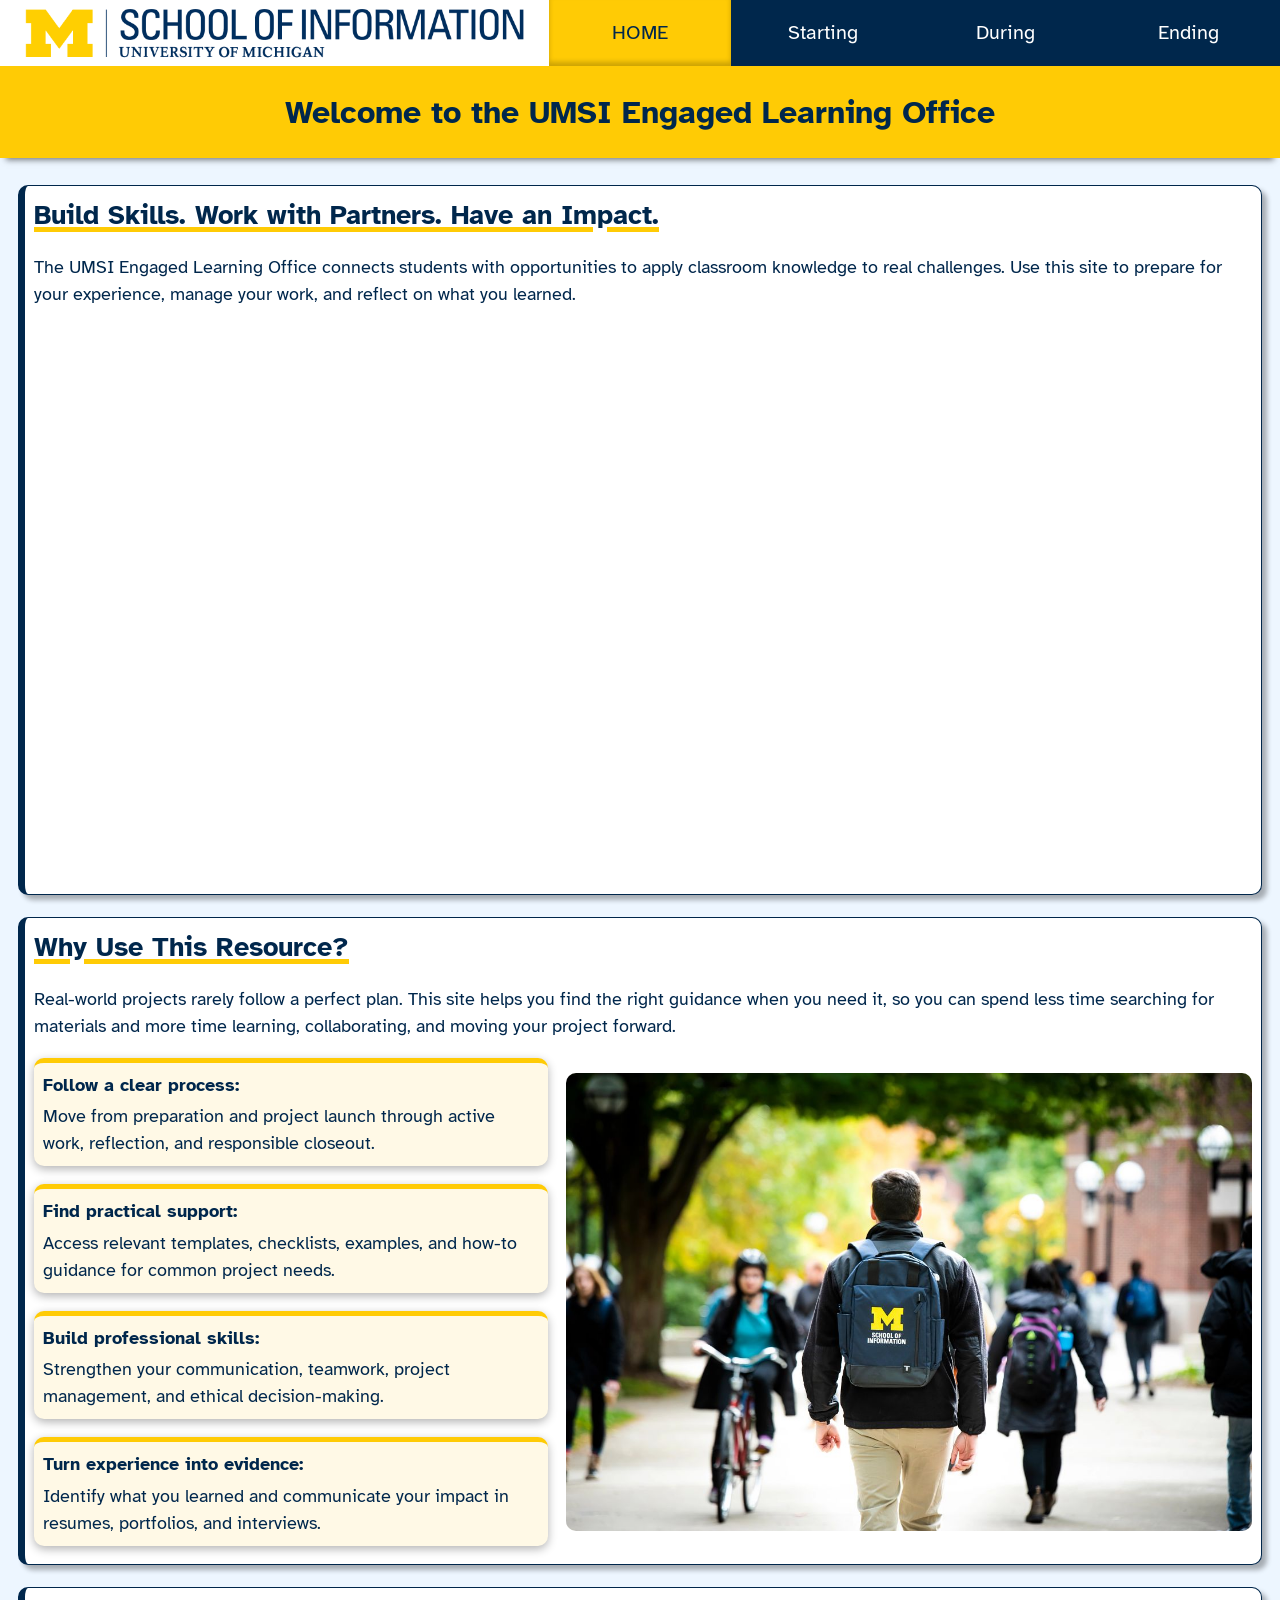
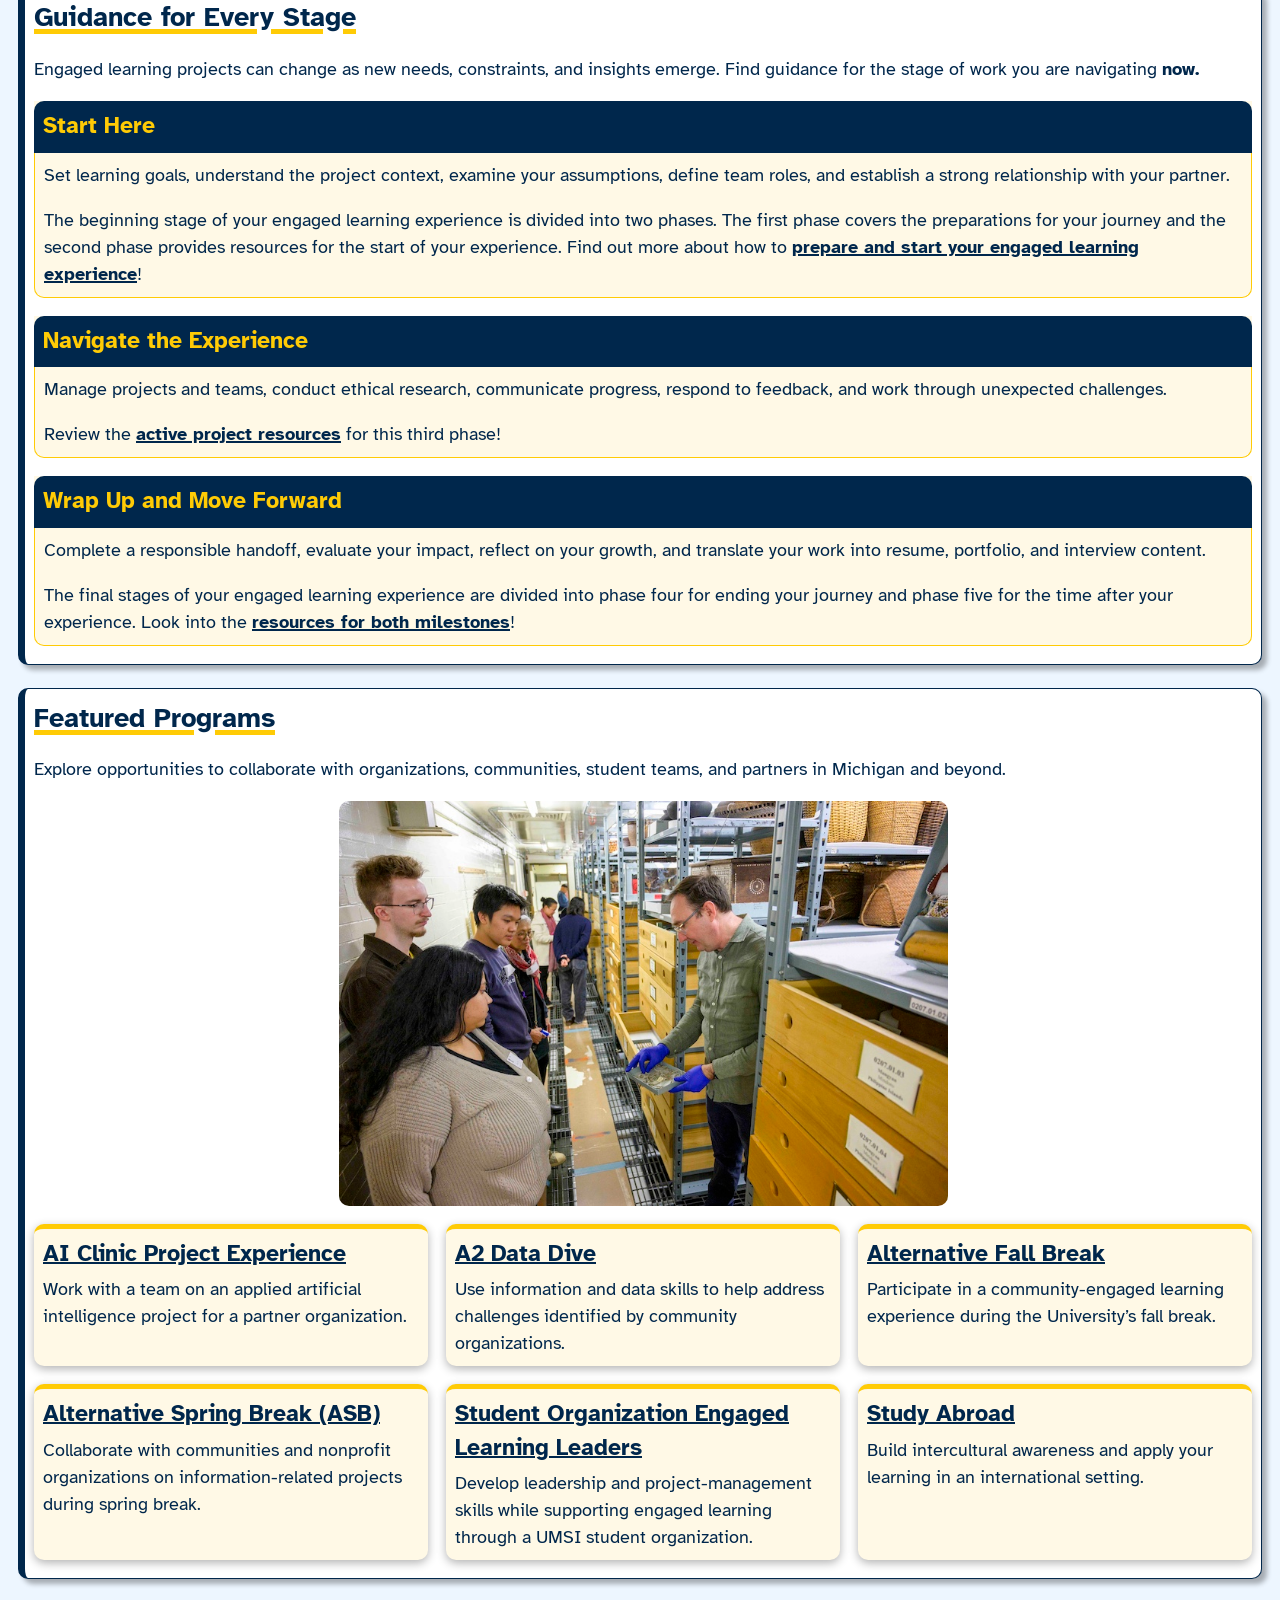
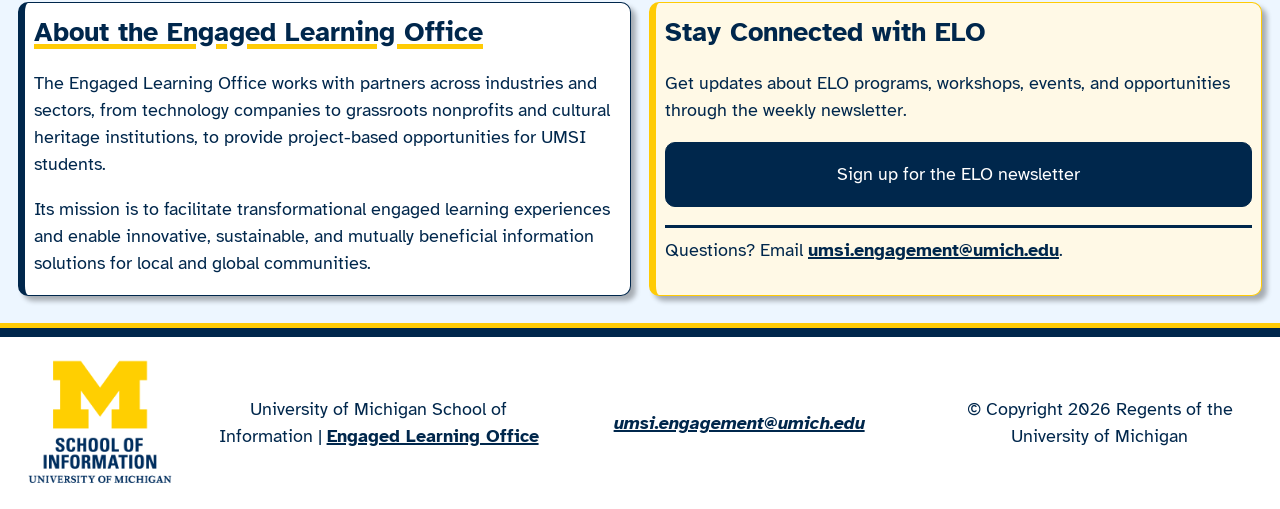
<file: index.html>
<!DOCTYPE html>
<html lang="en">
  <head>
    <meta charset="UTF-8">
    <meta name="viewport" content="width=device-width, initial-scale=1.0">
    <link rel="preconnect" href="https://fonts.googleapis.com">
    <link rel="preconnect" href="https://fonts.gstatic.com" crossorigin>
    <link href="https://fonts.googleapis.com/css2?family=Atkinson+Hyperlegible:ital,wght@0,400;0,700;1,400;1,700&display=swap" rel="stylesheet">
    <link rel="icon" href="images/favicon.ico">
    <link rel="stylesheet" href="css/html5reset.css">
    <link rel="stylesheet" href="css/style.css">
    <title>Engaged Learning Resources | UMSI</title>
  </head>

  <body>
    <header>
      <a class="skip" href = "#main">Skip to Main Content</a>
      <img class="logo" src="images/UMSI_header_logo.png" alt="UMSI Logo">
      <nav>
        <ul>
          <li class="active"><a href = "index.html">Home</a></li>
          <li><a href = "starting.html">Starting</a></li>
          <li><a href = "during.html">During</a></li>
          <li><a href= "ending.html">Ending</a></li>
        </ul>
      </nav>
      <h1>Welcome to the UMSI Engaged Learning Office</h1>
    </header>

    <main id="main">
      <section>
        <h2>Build Skills. Work with Partners. Have an Impact.</h2>
        <p>The UMSI Engaged Learning Office connects students with opportunities to apply classroom knowledge to real challenges. Use this site to prepare for your experience, manage your work, and reflect on what you learned.</p>
        <iframe width="560" height="315" src="https://www.youtube.com/embed/81ZO9RfIJEQ?si=tBp82YWZMl1u7CVS" title="YouTube video player" frameborder="0" allow="accelerometer; autoplay; clipboard-write; encrypted-media; gyroscope; picture-in-picture; web-share" referrerpolicy="strict-origin-when-cross-origin" allowfullscreen></iframe>
          <!-- Note: this iframe might cause an Axe ARIA error - that's not on you that's on YouTube! -->
      </section>

      <section>
        <h2>Why Use This Resource?</h2>
        <p>Real-world projects rarely follow a perfect plan. This site helps you find the right guidance when you need it, so you can spend less time searching for materials and more time learning, collaborating, and moving your project forward.</p>
        <div class="resource">
          <img src="images/UMSI_CampusFall_UMSIBackpack_02.jpg" alt="A student wears a UMSI backpack in fall on the University Campus.">
          <ul class="list_container">
            <li><strong>Follow a clear process:</strong> Move from preparation and project launch through active work, reflection, and responsible closeout.</li>
            <li><strong>Find practical support:</strong> Access relevant templates, checklists, examples, and how-to guidance for common project needs.</li>
            <li><strong>Build professional skills:</strong> Strengthen your communication, teamwork, project management, and ethical decision-making.</li>
            <li><strong>Turn experience into evidence:</strong> Identify what you learned and communicate your impact in resumes, portfolios, and interviews.</li>
          </ul>
        </div>
      </section>

      <section class="guidance">
        <h2>Guidance for Every Stage</h2>
        <p>Engaged learning projects can change as new needs, constraints, and insights emerge. Find guidance for the stage of work you are navigating <strong>now.</strong></p>
        <div class="guidance_articles">
          <article>
            <h3>Start Here</h3>
            <p>Set learning goals, understand the project context, examine your assumptions, define team roles, and establish a strong relationship with your partner.</p>
            <p>The beginning stage of your engaged learning experience is divided into two phases. The first phase covers the preparations for your journey and the second phase provides resources for the start of your experience. Find out more about how to <a href="starting.html">prepare and start your engaged learning experience</a>!</p>
          </article>
          <article>
            <h3>Navigate the Experience</h3>
            <p>Manage projects and teams, conduct ethical research, communicate progress, respond to feedback, and work through unexpected challenges.</p>
            <p>Review the <a href="during.html">active project resources</a> for this third phase!</p>
          </article>
          <article>
            <h3>Wrap Up and Move Forward</h3>
            <p>Complete a responsible handoff, evaluate your impact, reflect on your growth, and translate your work into resume, portfolio, and interview content.</p>
            <p>The final stages of your engaged learning experience are divided into phase four for ending your journey and phase five for the time after your experience. Look into the <a href="ending.html">resources for both milestones</a>!</p>
          </article>
        </div>
      </section>

      <section>
        <h2>Featured Programs</h2>
        <p>Explore opportunities to collaborate with organizations, communities, student teams, and partners in Michigan and beyond.</p>
        <img src="images/UMSI_alt_fallbreak_fieldmuseum.jpeg" alt="Students in Chicago at the Field Museum for alternative spring break">
        <div class="featured_programs">
          <article>
            <h3><a href="https://mcompass.umich.edu/_portal/tds-program-brochure?programid=12810">AI Clinic Project Experience</a></h3>
            <p>Work with a team on an applied artificial intelligence project for a partner organization.</p>
          </article>
          <article>
            <h3><a href="https://mcompass.umich.edu/_portal/tds-program-brochure?programid=12556">A2 Data Dive</a></h3>
            <p>Use information and data skills to help address challenges identified by community organizations.</p>
          </article>
          <article>
            <h3><a href="https://mcompass.umich.edu/_portal/tds-program-brochure?programid=11297">Alternative Fall Break</a></h3>
            <p>Participate in a community-engaged learning experience during the University’s fall break.</p>
          </article>
          <article>
            <h3><a href="https://mcompass.umich.edu/_portal/tds-program-brochure?programid=10621">Alternative Spring Break (ASB)</a></h3>
            <p>Collaborate with communities and nonprofit organizations on information-related projects during spring break.</p>
          </article>
          <article>
            <h3><a href="https://mcompass.umich.edu/_portal/tds-program-brochure?programid=12294">Student Organization Engaged Learning Leaders</a></h3>
            <p>Develop leadership and project-management skills while supporting engaged learning through a UMSI student organization.</p>
          </article>
          <article>
            <h3><a href="https://www.si.umich.edu/student-life/study-abroad">Study Abroad</a></h3>
            <p>Build intercultural awareness and apply your learning in an international setting. </p>
          </article>
        </div>
      </section>

      <div class="about_contact">
        <section>
          <h2>About the Engaged Learning Office</h2>
          <p>The Engaged Learning Office works with partners across industries and sectors, from technology companies to grassroots nonprofits and cultural heritage institutions, to provide project-based opportunities for UMSI students.</p>
          <p>Its mission is to facilitate transformational engaged learning experiences and enable innovative, sustainable, and mutually beneficial information solutions for local and global communities.</p>
        </section>

        <aside>
          <h2>Stay Connected with ELO</h2>
          <p>Get updates about ELO programs, workshops, events, and opportunities through the weekly newsletter.</p>
          <div>
            <a href="https://umsi.info/elo-newsletter"> Sign up for the ELO newsletter</a>
          </div>
          <p>Questions? Email <a href="mailto:umsi.engagement@umich.edu">umsi.engagement@umich.edu</a>.</p>
        </aside>
      </div>

      <!-- Content taken & modified from UMGPT with the prompt, "Write me a webpage of intro content to help meet the following requirements - this is for the home page": and then pasted in the client objectives & project requirements"
      UMGPT. (2026). UMGPT ( GPT-5.6 Sol September 7th version) [Large language model]. -->
      <!-- I added further content from the ELO content document and modified some other parts as well-->
    </main>
    
    <footer>
      <img class="logo" src="images/UMSI_footer_logo.png" alt="UMSI Logo in square format">
      <p>University of Michigan School of Information | <a href="https://www.si.umich.edu/programs/engaged-learning/about-engaged-learning-office">Engaged Learning Office </a></p>
      <address>
        <a href="mailto:umsi.engagement@umich.edu">umsi.engagement@umich.edu</a>
      </address>
      <p>&copy; Copyright <span id="year"></span> Regents of the University of Michigan</p>
      <script>
        document.getElementById("year").innerHTML = new Date().getFullYear();
      </script>
    </footer>

  </body>

</html>
</file>
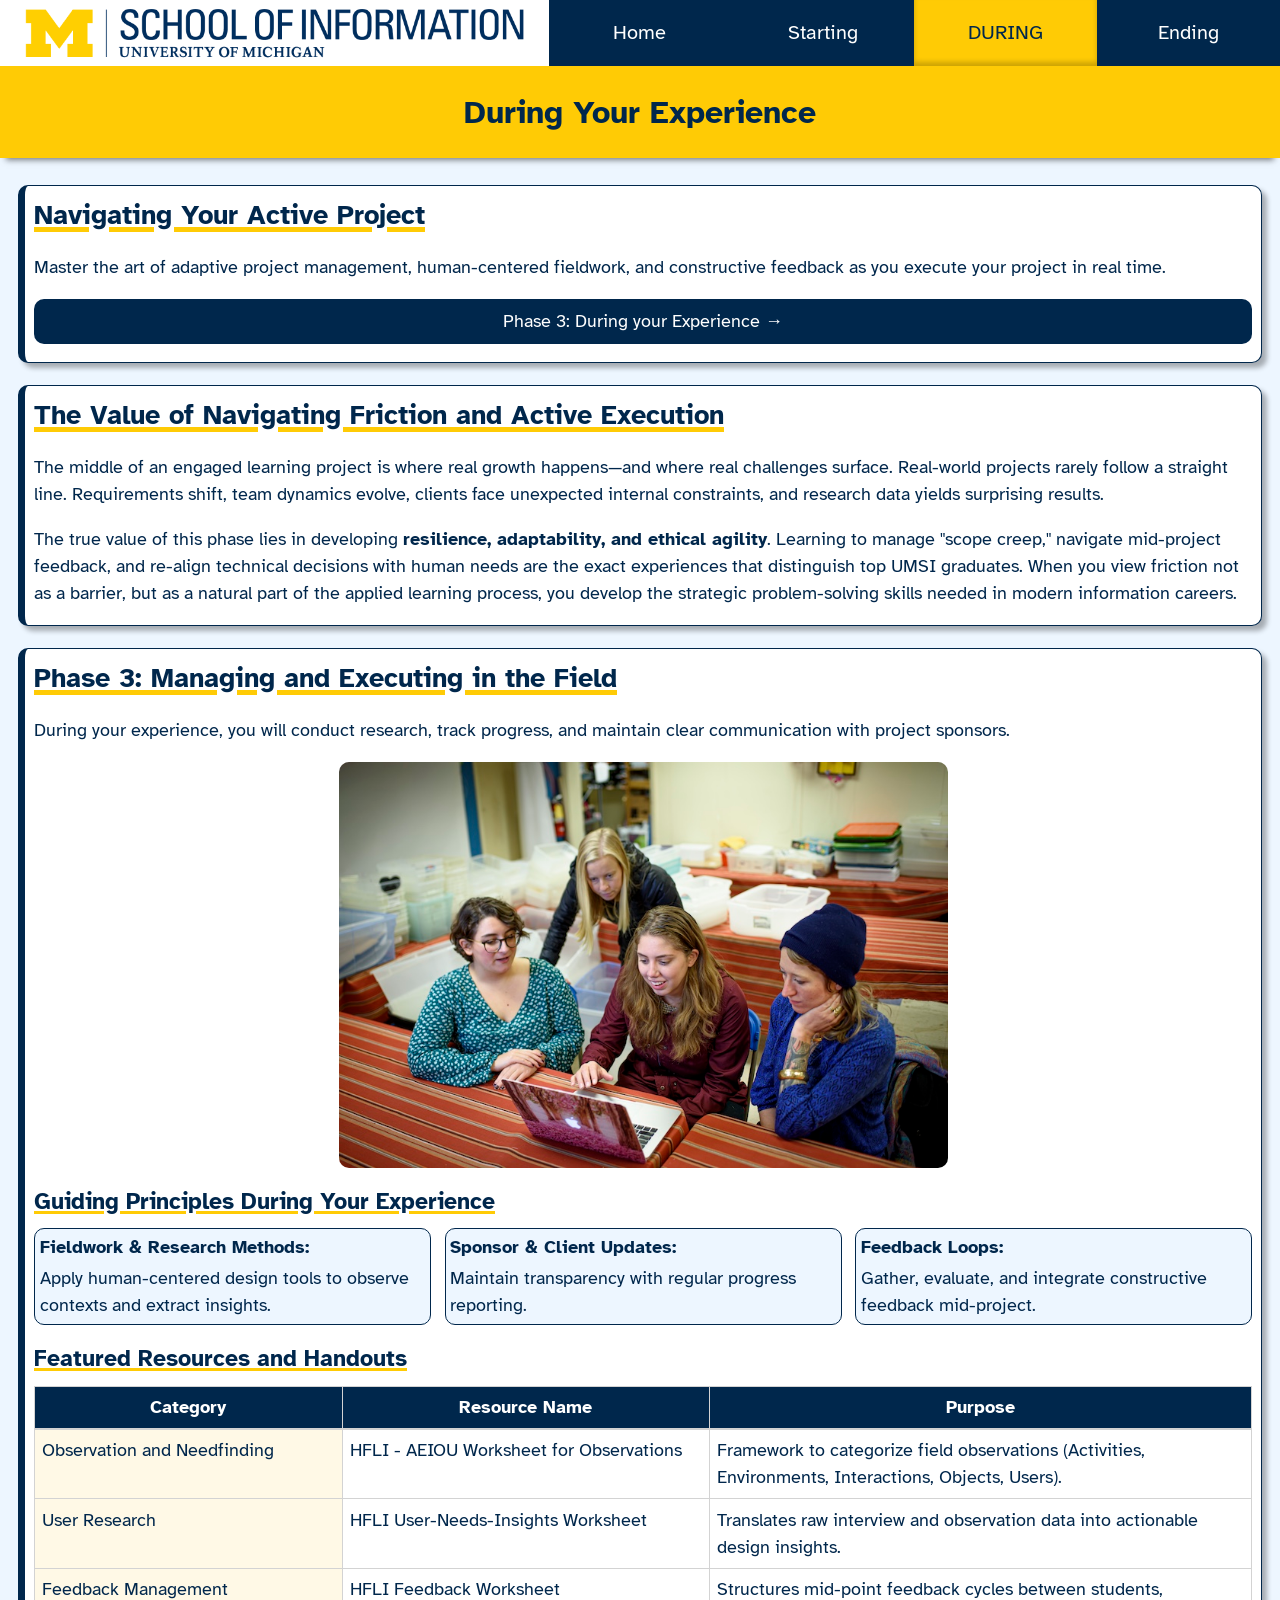
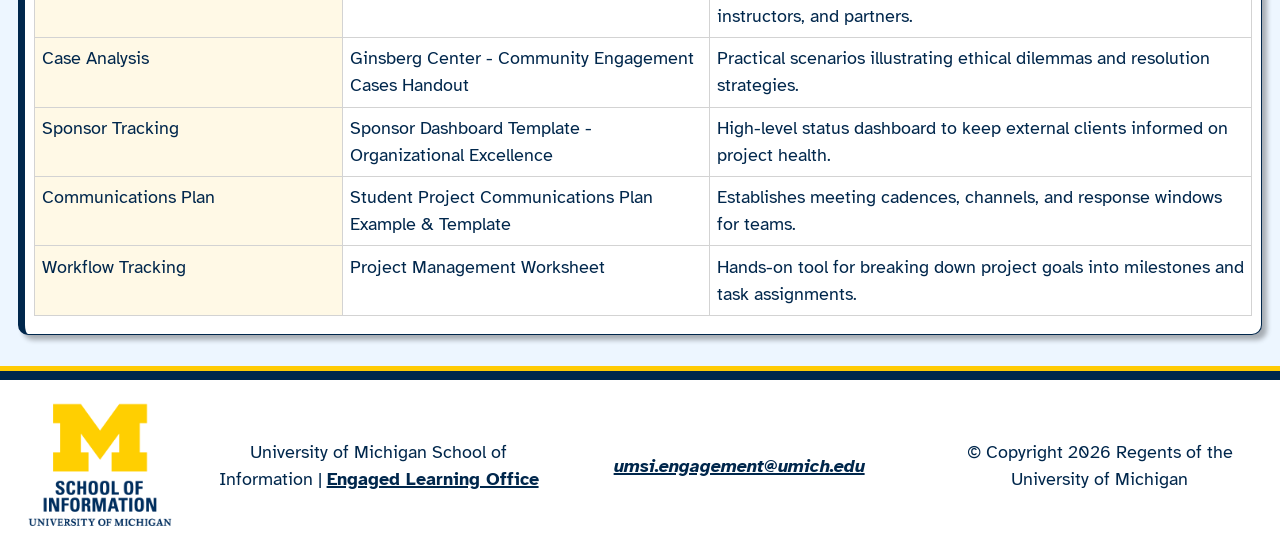
<file: during.html>
<!DOCTYPE html>
<html lang="en">
  <head>
    <meta charset="UTF-8">
    <meta name="viewport" content="width=device-width, initial-scale=1.0">
    <link rel="preconnect" href="https://fonts.googleapis.com">
    <link rel="preconnect" href="https://fonts.gstatic.com" crossorigin>
    <link href="https://fonts.googleapis.com/css2?family=Atkinson+Hyperlegible:ital,wght@0,400;0,700;1,400;1,700&display=swap" rel="stylesheet">
    <link rel="icon" href="images/favicon.ico">
    <link rel="stylesheet" href="css/html5reset.css">
    <link rel="stylesheet" href="css/style.css">
    <title>During Your Experience | UMSI</title>
  </head>

  <body>
    <header>
      <a class="skip" href = "#main">Skip to Main Content</a>
      <img class="logo" src="images/UMSI_header_logo.png" alt="UMSI Logo">
      <nav>
        <ul>
          <li><a href = "index.html">Home</a></li>
          <li><a href = "starting.html">Starting</a></li>
          <li class="active"><a href = "during.html">During</a></li>
          <li><a href= "ending.html">Ending</a></li>
        </ul>
      </nav>
      <h1>During Your Experience</h1>
    </header>

    <main id="main">
      <section>
        <h2>Navigating Your Active Project</h2>
        <p>Master the art of adaptive project management, human-centered fieldwork, and constructive feedback as you execute your project in real time.</p>
        <div class="reference_button">
          <a href="#phase3">Phase 3: During your Experience &#x2192;</a>
        </div>
      </section>

      <section>
        <h2>The Value of Navigating Friction and Active Execution</h2>
        <p>The middle of an engaged learning project is where real growth happens—and where real challenges surface. Real-world projects rarely follow a straight line. Requirements shift, team dynamics evolve, clients face unexpected internal constraints, and research data yields surprising results.</p>
        <p>The true value of this phase lies in developing <strong>resilience, adaptability, and ethical agility</strong>. Learning to manage "scope creep," navigate mid-project feedback, and re-align technical decisions with human needs are the exact experiences that distinguish top UMSI graduates. When you view friction not as a barrier, but as a natural part of the applied learning process, you develop the strategic problem-solving skills needed in modern information careers.</p>
      </section>

      <section class="phase" id="phase3">
        <h2>Phase 3: Managing and Executing in the Field</h2>
        <p>During your experience, you will conduct research, track progress, and maintain clear communication with project sponsors.</p>
        <img src="images/UMSI_communication_during.jpg" alt="UMSI students in Detroit working on one laptop together">
        <article class="phase_guiding">
          <h3>Guiding Principles During Your Experience</h3>
          <ul>
            <li><strong>Fieldwork & Research Methods:</strong> Apply human-centered design tools to observe contexts and extract insights.</li>
            <li><strong>Sponsor & Client Updates:</strong> Maintain transparency with regular progress reporting.</li>
            <li><strong>Feedback Loops:</strong> Gather, evaluate, and integrate constructive feedback mid-project.</li>
          </ul>
        </article>

        <article>
          <h3>Featured Resources and Handouts</h3>
          <table>
            <caption>Featured Resources and Handouts for the During-the-Experience Phase</caption> <!-- I was thinking about accessibility here - probably hide it with CSS later-->
            <thead>
              <tr>
                <th scope="col">Category</th>
                <th scope="col">Resource Name</th>
                <th scope="col">Purpose</th>
              </tr>
            </thead>

            <tbody>
              <tr>
                <td>Observation and Needfinding</td>
                <td>HFLI - AEIOU Worksheet for Observations</td>
                <td>Framework to categorize field observations (Activities, Environments, Interactions, Objects, Users).</td>
              </tr>
              <tr>
                <td>User Research</td>
                <td>HFLI User-Needs-Insights Worksheet</td>
                <td>Translates raw interview and observation data into actionable design insights.</td>
              </tr>
              <tr>
                <td>Feedback Management</td>
                <td>HFLI Feedback Worksheet</td>
                <td>Structures mid-point feedback cycles between students, instructors, and partners.</td>
              </tr>
              <tr>
                <td>Case Analysis</td>
                <td>Ginsberg Center - Community Engagement Cases Handout</td>
                <td>Practical scenarios illustrating ethical dilemmas and resolution strategies.</td>
              </tr>
              <tr>
                <td>Sponsor Tracking</td>
                <td>Sponsor Dashboard Template - Organizational Excellence</td>
                <td>High-level status dashboard to keep external clients informed on project health.</td>
              </tr>
              <tr>
                <td>Communications Plan</td>
                <td>Student Project Communications Plan Example & Template</td>
                <td>Establishes meeting cadences, channels, and response windows for teams.</td>
              </tr>
              <tr>
                <td>Workflow Tracking</td>
                <td>Project Management Worksheet</td>
                <td>Hands-on tool for breaking down project goals into milestones and task assignments.</td>
              </tr>
            </tbody>
          </table>
        </article>
      </section>

    </main>

    <footer> <!-- Taken from index.html and slightly modified-->
      <img class="logo" src="images/UMSI_footer_logo.png" alt="UMSI Logo in square format">
      <p>University of Michigan School of Information | <a href="https://www.si.umich.edu/programs/engaged-learning/about-engaged-learning-office">Engaged Learning Office </a></p>
      <address>
        <a href="mailto:umsi.engagement@umich.edu">umsi.engagement@umich.edu</a>
      </address>
      <p>&copy; Copyright <span id="year"></span> Regents of the University of Michigan</p>
      <script>
        document.getElementById("year").innerHTML = new Date().getFullYear();
      </script>
    </footer>

  </body>

</html>
</file>
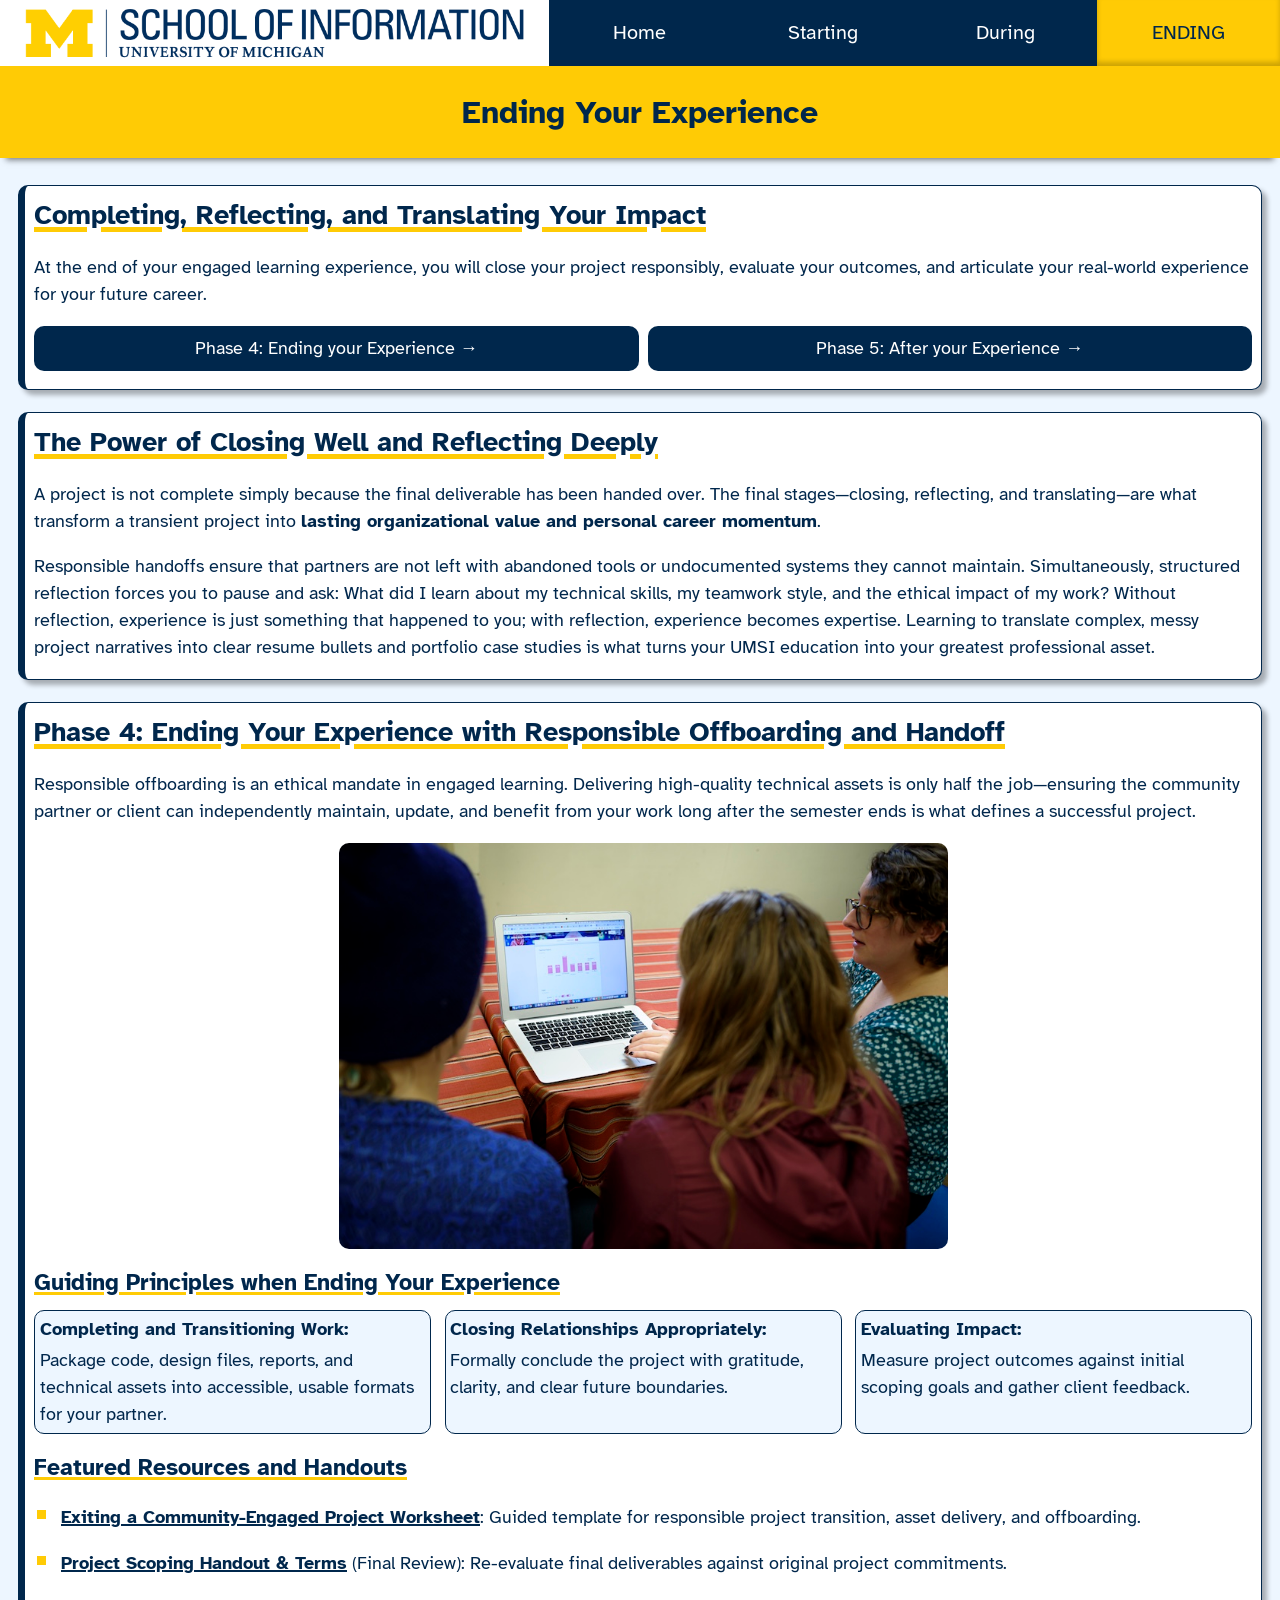
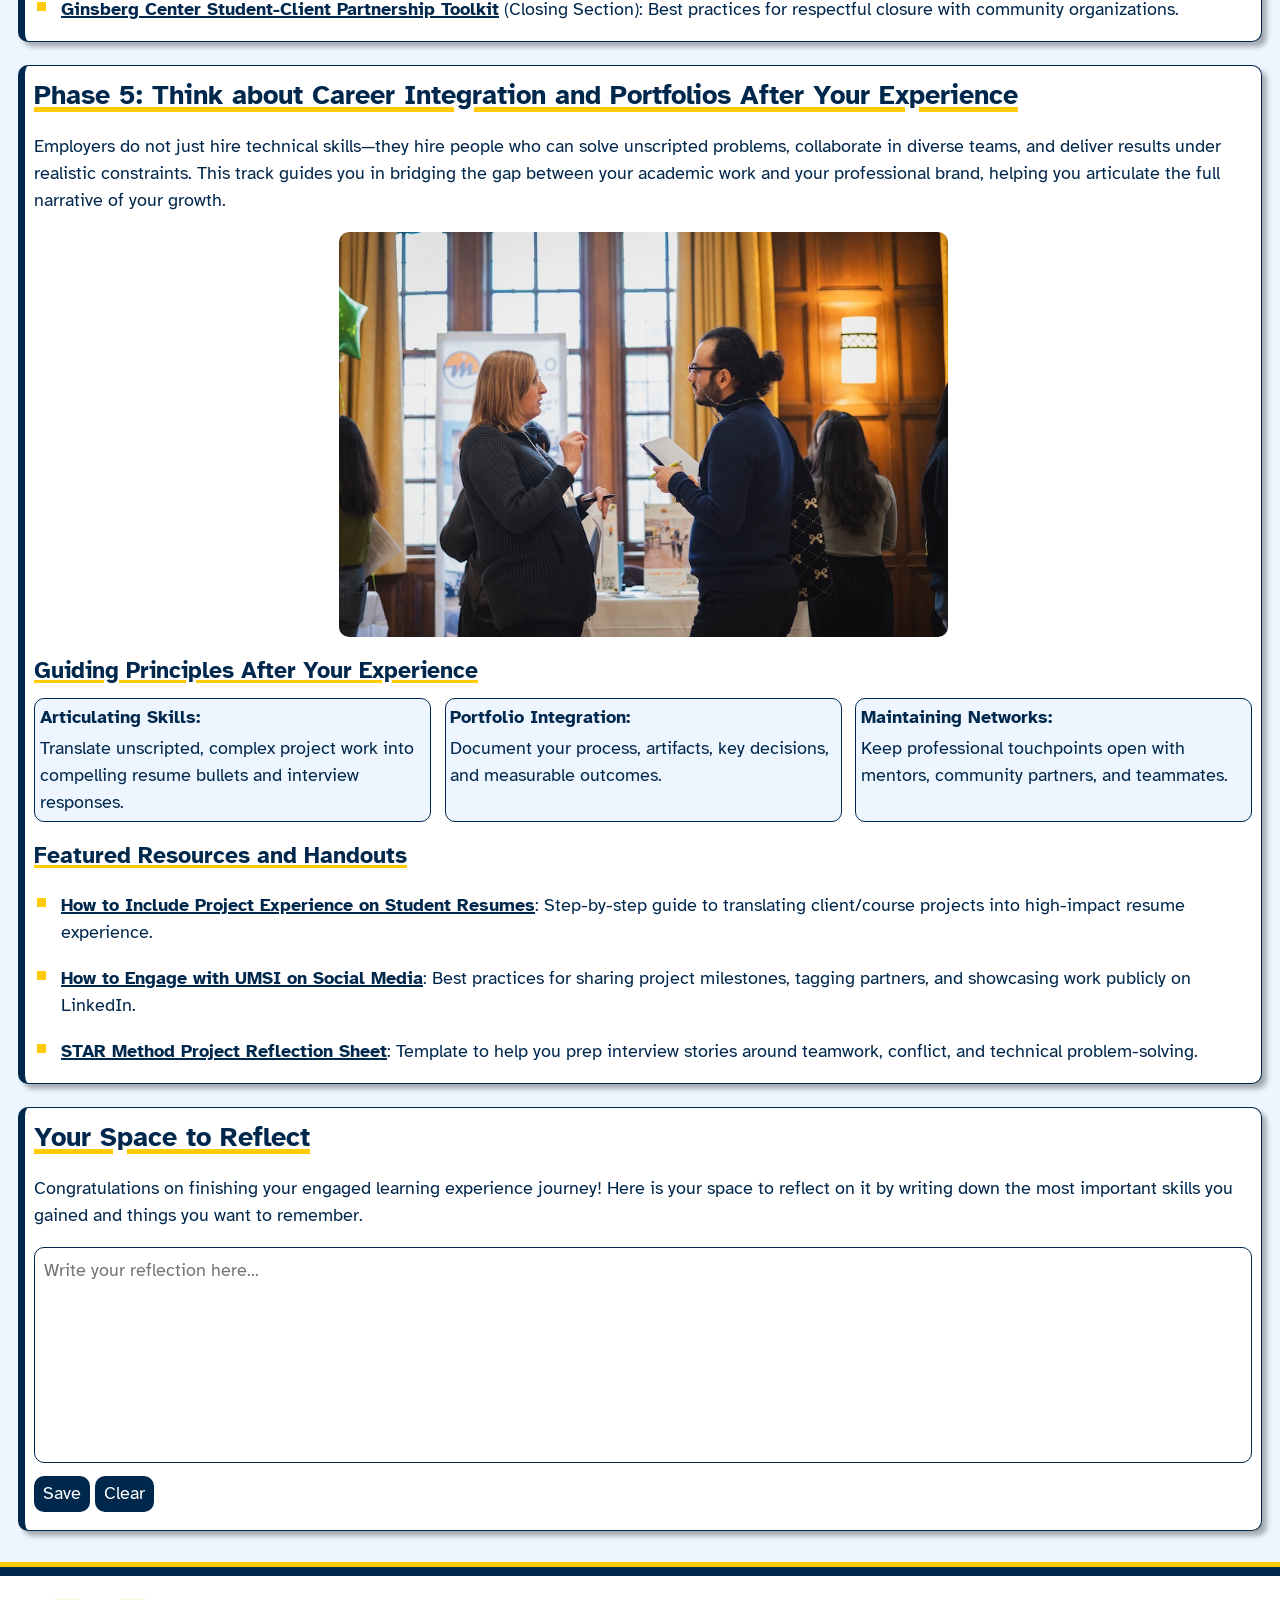
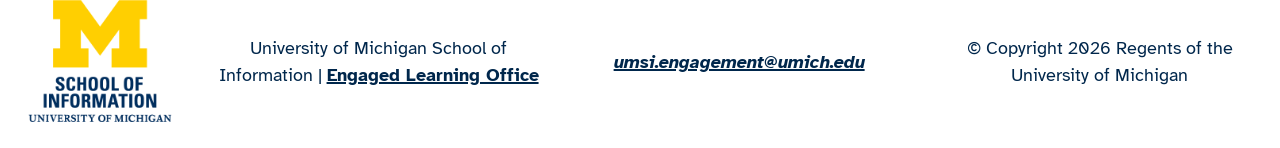
<file: ending.html>
<!DOCTYPE html>
<html lang="en">
  <head>
    <meta charset="UTF-8">
    <meta name="viewport" content="width=device-width, initial-scale=1.0">
    <link rel="preconnect" href="https://fonts.googleapis.com">
    <link rel="preconnect" href="https://fonts.gstatic.com" crossorigin>
    <link href="https://fonts.googleapis.com/css2?family=Atkinson+Hyperlegible:ital,wght@0,400;0,700;1,400;1,700&display=swap" rel="stylesheet">
    <link rel="icon" href="images/favicon.ico">
    <link rel="stylesheet" href="css/html5reset.css">
    <link rel="stylesheet" href="css/style.css">
    <title>Ending Your Experience | UMSI</title>
  </head>

  <body>
    <header>
     <a class="skip" href = "#main">Skip to Main Content</a>
     <img class="logo" src="images/UMSI_header_logo.png" alt="UMSI Logo">
      <nav>
        <ul>
          <li><a href = "index.html">Home</a></li>
          <li><a href = "starting.html">Starting</a></li>
          <li><a href = "during.html">During</a></li>
          <li class="active"><a href= "ending.html">Ending</a></li>
        </ul>
      </nav>
      <h1>Ending Your Experience</h1>
    </header>
      
    <main id="main">
      <section>
        <h2>Completing, Reflecting, and Translating Your Impact</h2>
        <p>At the end of your engaged learning experience, you will close your project responsibly, evaluate your outcomes, and articulate your real-world experience for your future career.</p>
        <div class="reference_button">
          <a href="#phase4">Phase 4: Ending your Experience &#x2192;</a>
          <a href="#phase5">Phase 5: After your Experience &#x2192;</a>
        </div>
      </section>

      <section>
        <h2>The Power of Closing Well and Reflecting Deeply</h2>
        <p>A project is not complete simply because the final deliverable has been handed over. The final stages—closing, reflecting, and translating—are what transform a transient project into <strong>lasting organizational value and personal career momentum</strong>.</p>
        <p>Responsible handoffs ensure that partners are not left with abandoned tools or undocumented systems they cannot maintain. Simultaneously, structured reflection forces you to pause and ask: What did I learn about my technical skills, my teamwork style, and the ethical impact of my work? Without reflection, experience is just something that happened to you; with reflection, experience becomes expertise. Learning to translate complex, messy project narratives into clear resume bullets and portfolio case studies is what turns your UMSI education into your greatest professional asset.</p>
      </section>

      <section class="phase" id="phase4">
        <h2>Phase 4: Ending Your Experience with Responsible Offboarding and Handoff</h2>
        <p>Responsible offboarding is an ethical mandate in engaged learning. Delivering high-quality technical assets is only half the job—ensuring the community partner or client can independently maintain, update, and benefit from your work long after the semester ends is what defines a successful project.</p>
        <img src="images/UMSI_ending_handoff.jpg" alt="UMSI students in Detroit working on one laptop with the focus on an analysis tool on the laptop">
        <article class="phase_guiding">
          <h3>Guiding Principles when Ending Your Experience</h3>
          <ul>
            <li><strong>Completing and Transitioning Work:</strong> Package code, design files, reports, and technical assets into accessible, usable formats for your partner.</li>
            <li><strong>Closing Relationships Appropriately:</strong> Formally conclude the project with gratitude, clarity, and clear future boundaries.</li>
            <li><strong>Evaluating Impact:</strong> Measure project outcomes against initial scoping goals and gather client feedback.</li>
          </ul>
        </article>

        <article>
          <h3>Featured Resources and Handouts</h3>
          <ul class="unordered_list">
            <li><a href="https://docs.google.com/document/d/1-gfg_EZ3T8pa3T0a130Qvtpl1bYoLOVEHSNpGHcJtFA/edit?usp=drive_link">Exiting a Community-Engaged Project Worksheet</a>: Guided template for responsible project transition, asset delivery, and offboarding.</li>
            <li><a href="https://docs.google.com/document/d/1TrEDolwmOIlXgYgAP9VvlOGoYOwFfe6KxzZOgZSVYVw/edit?usp=sharing">Project Scoping Handout & Terms</a> (Final Review): Re-evaluate final deliverables against original project commitments.</li>
            <li><a href="https://ginsberg.umich.edu/article/campus-community-partnerships-toolkit">Ginsberg Center Student-Client Partnership Toolkit</a> (Closing Section): Best practices for respectful closure with community organizations.</li>
          </ul>
        </article>
      </section>

      <section class="phase" id="phase5">
        <h2>Phase 5: Think about Career Integration and Portfolios After Your Experience</h2>
        <p>Employers do not just hire technical skills—they hire people who can solve unscripted problems, collaborate in diverse teams, and deliver results under realistic constraints. This track guides you in bridging the gap between your academic work and your professional brand, helping you articulate the full narrative of your growth.</p>
        <img src="images/UMSI_portfolio.jpg" alt="Students and employers gather in a large event hall and meet">
        <article class="phase_guiding">
          <h3>Guiding Principles After Your Experience</h3>
          <ul>
            <li><strong>Articulating Skills:</strong> Translate unscripted, complex project work into compelling resume bullets and interview responses.</li>
            <li><strong>Portfolio Integration:</strong> Document your process, artifacts, key decisions, and measurable outcomes.</li>
            <li><strong>Maintaining Networks:</strong> Keep professional touchpoints open with mentors, community partners, and teammates.</li>
          </ul>
        </article>

        <article>
          <h3>Featured Resources and Handouts</h3>
          <ul class="unordered_list">
            <li><a href="https://docs.google.com/document/d/1mjyX6jgqXFrY7SFYaA3J2cTh1ZnHH0FKF5aUKfXzXKo/edit?usp=sharing">How to Include Project Experience on Student Resumes</a>: Step-by-step guide to translating client/course projects into high-impact resume experience.</li>
            <li><a href="https://docs.google.com/document/d/1jwQg_Y4jECLPHqcyOtJtDTK5x-68KstexfPbh6jXHnA/edit?usp=sharing">How to Engage with UMSI on Social Media</a>: Best practices for sharing project milestones, tagging partners, and showcasing work publicly on LinkedIn.</li>
            <li><a href="https://careercenter.umich.edu/content/interviewing-resources">STAR Method Project Reflection Sheet</a>: Template to help you prep interview stories around teamwork, conflict, and technical problem-solving.</li>
          </ul>
        </article>
      </section>

      <section>
        <h2>Your Space to Reflect</h2>
        <p>Congratulations on finishing your engaged learning experience journey! Here is your space to reflect on it by writing down the most important skills you gained and things you want to remember.</p>
        <label for="reflection">Your Reflection</label>
        <textarea id="reflection" placeholder="Write your reflection here..."></textarea>
        <div class="reflection_buttons">
          <button type="button" onclick="saveReflection()">Save</button>
          <button type="button" onclick="clearReflection()">Clear</button>
        </div>
        <script>
          const reflection_text = document.getElementById("reflection");
          reflection_text.value = localStorage.getItem("refl") || "";

          function saveReflection() {
            localStorage.setItem("refl", reflection_text.value);
            alert("Reflection Saved!");
          }
          function clearReflection() {
            reflection_text.value ="";
            localStorage.removeItem("refl")
            alert("Reflection Cleared!");
          }
        </script>
      </section>
    </main>

    <footer> <!-- Taken from index.html and slightly modified-->
      <img class="logo" src="images/UMSI_footer_logo.png" alt="UMSI Logo in square format">
      <p>University of Michigan School of Information | <a href="https://www.si.umich.edu/programs/engaged-learning/about-engaged-learning-office">Engaged Learning Office </a></p>
      <address>
        <a href="mailto:umsi.engagement@umich.edu">umsi.engagement@umich.edu</a>
      </address>
      <p>&copy; Copyright <span id="year"></span> Regents of the University of Michigan</p>
      <script>
        document.getElementById("year").innerHTML = new Date().getFullYear();
      </script>
    </footer>

  </body>

</html>
</file>
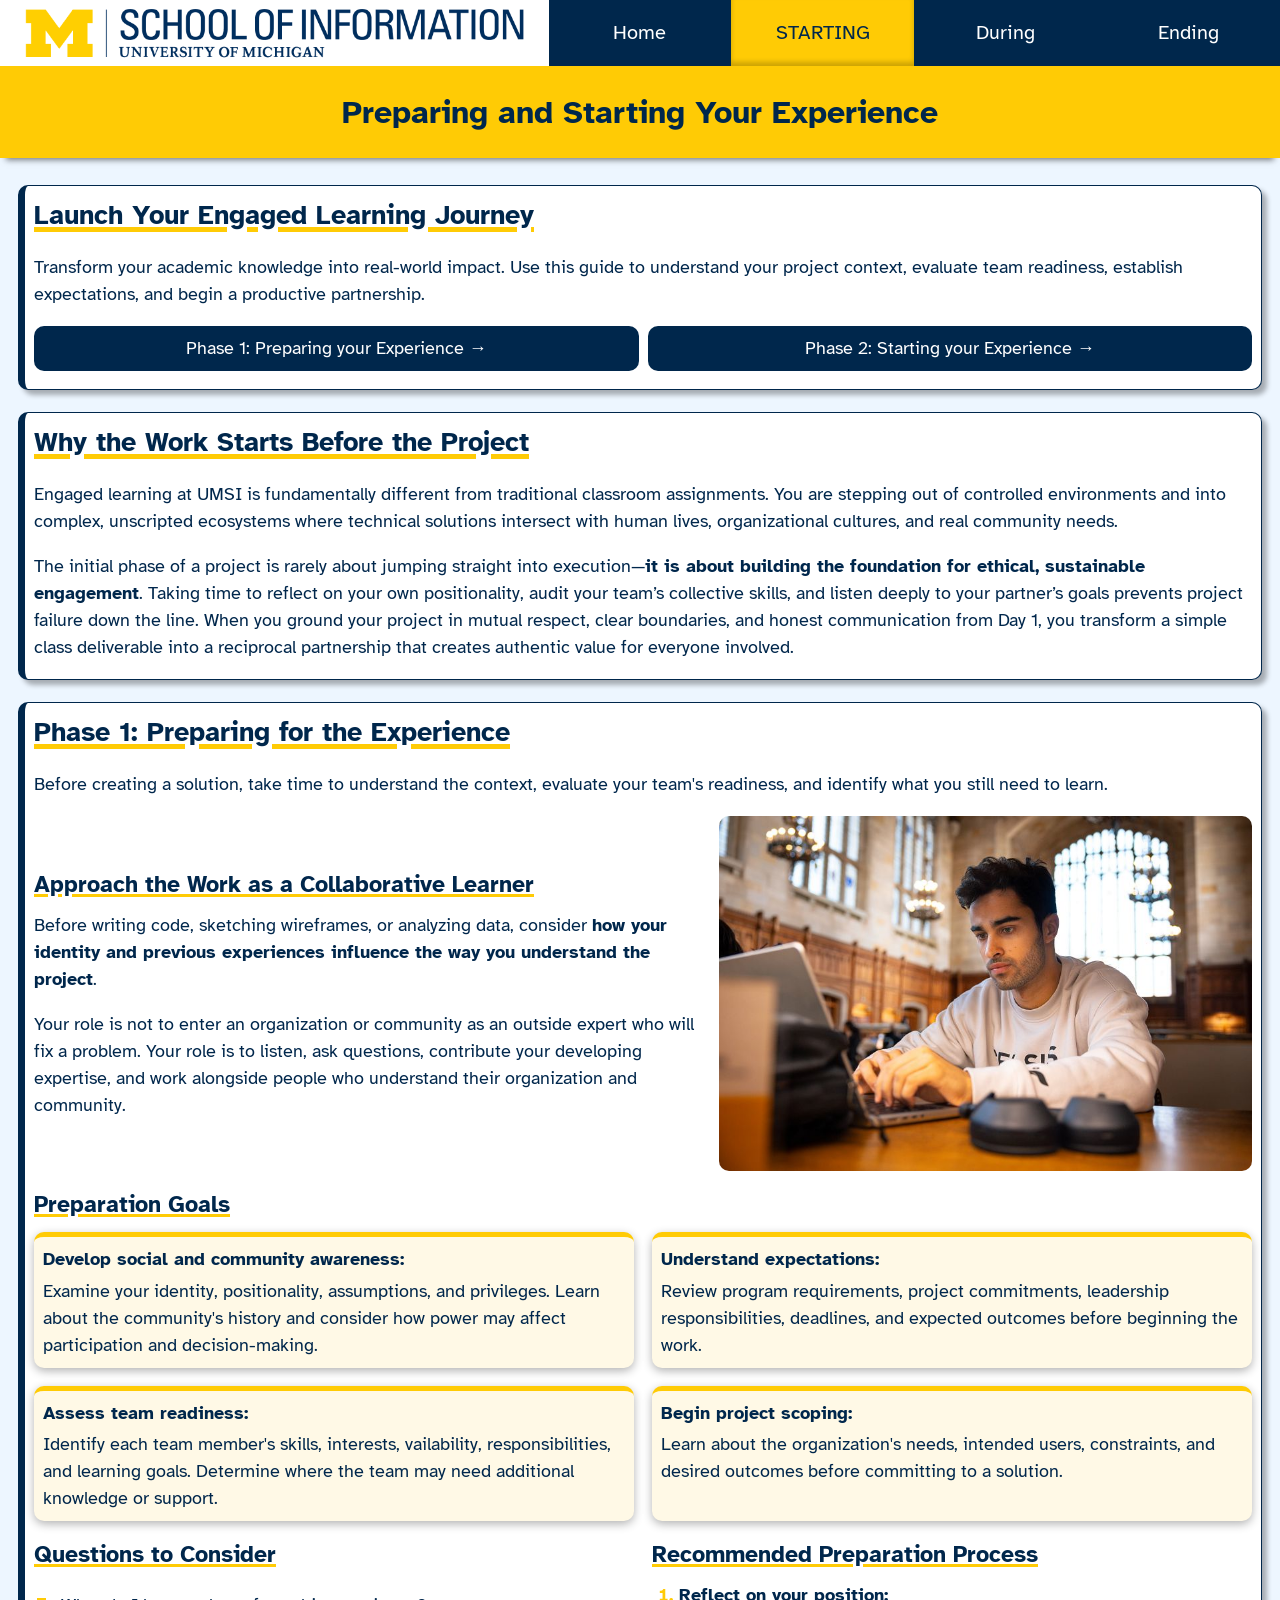
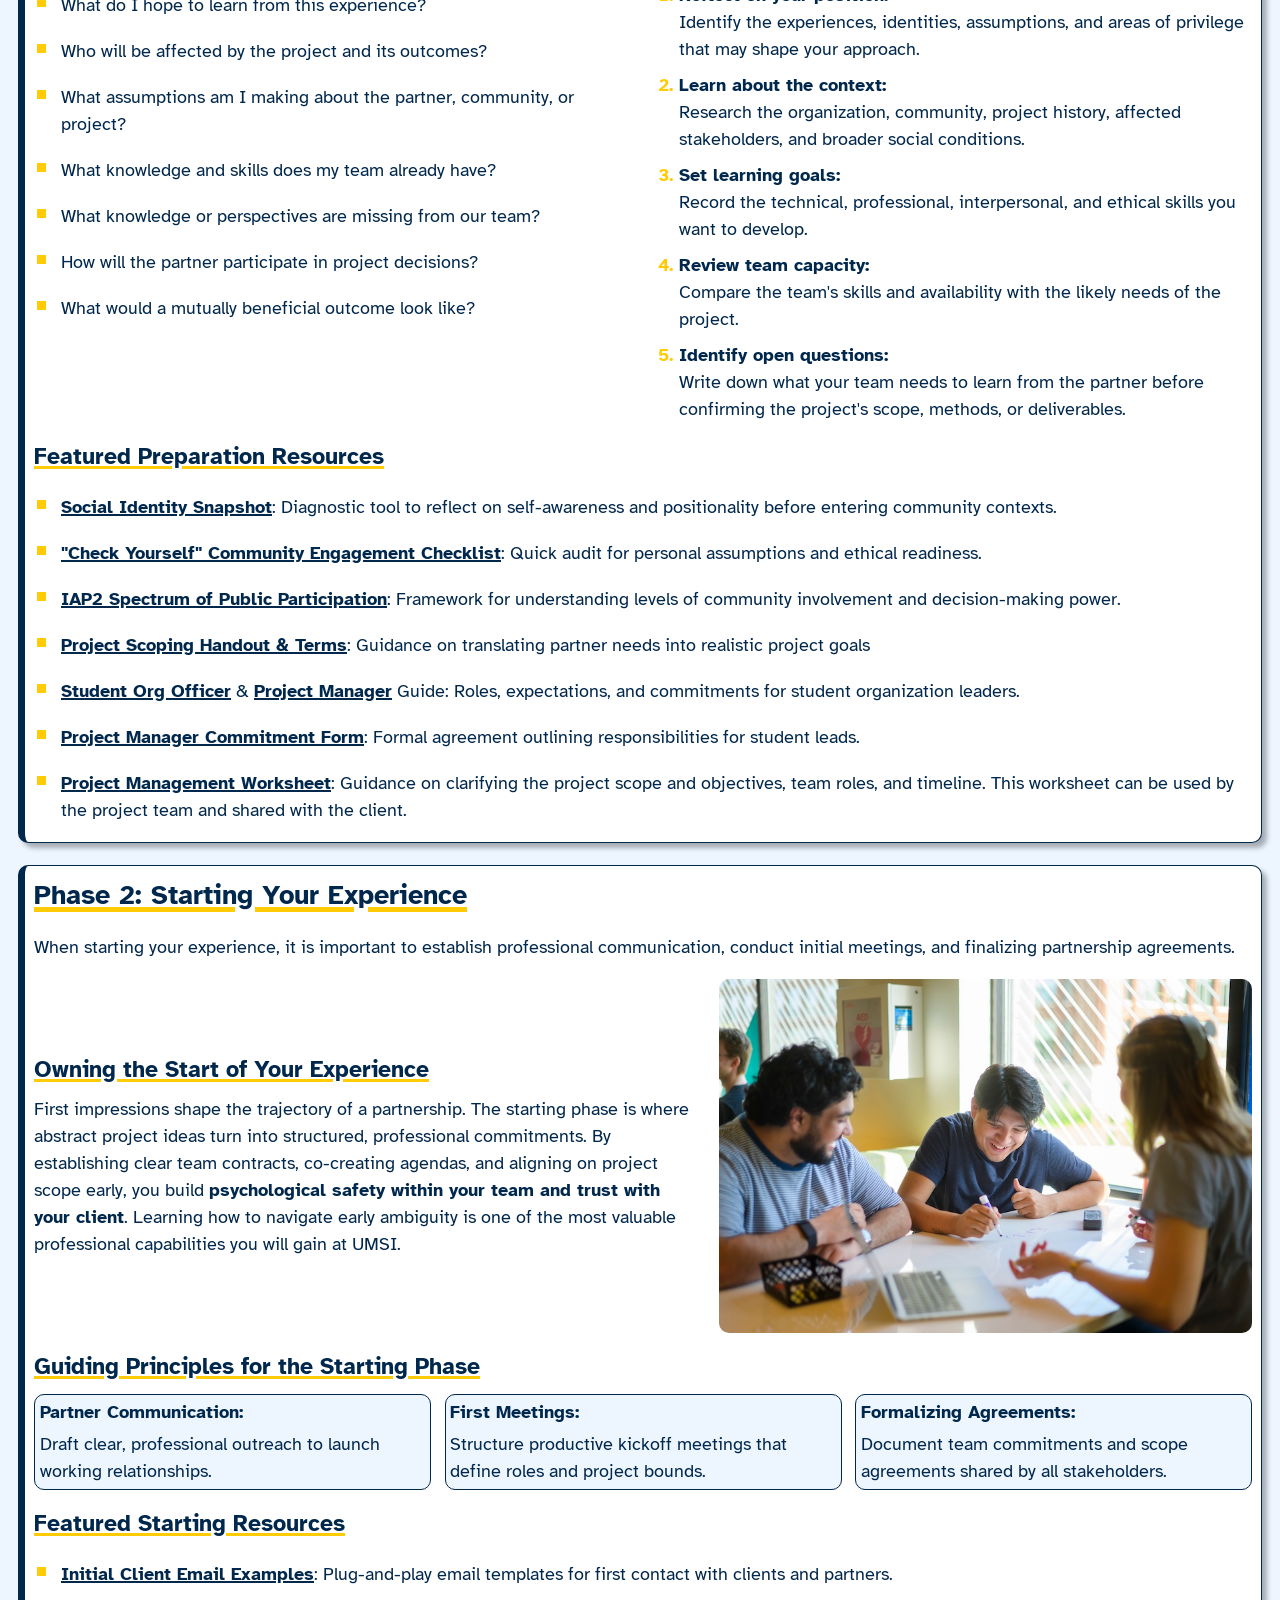
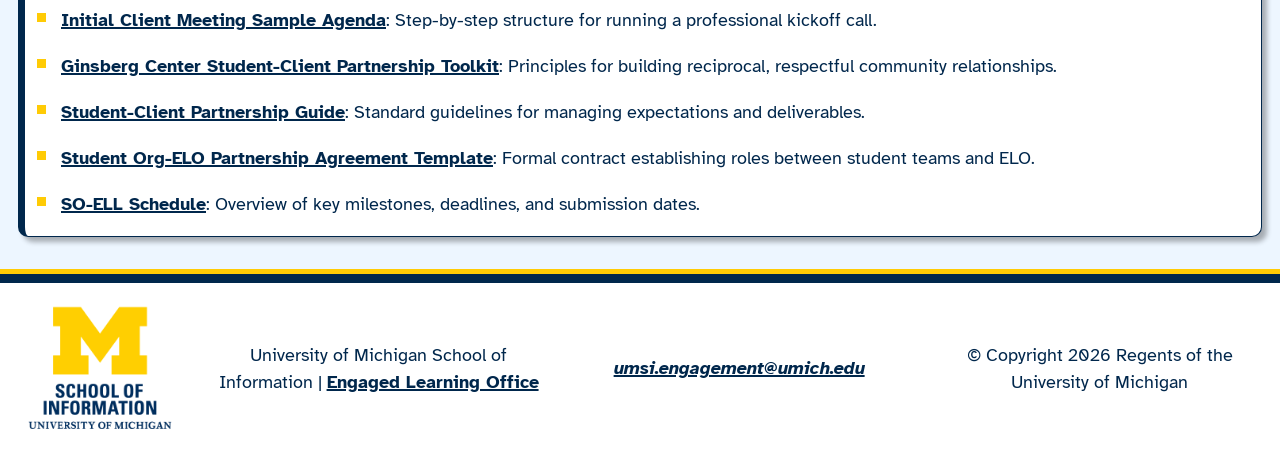
<file: starting.html>
<!DOCTYPE html>
<html lang="en">
  <head>
    <meta charset="UTF-8">
    <meta name="viewport" content="width=device-width, initial-scale=1.0">
    <link rel="preconnect" href="https://fonts.googleapis.com">
    <link rel="preconnect" href="https://fonts.gstatic.com" crossorigin>
    <link href="https://fonts.googleapis.com/css2?family=Atkinson+Hyperlegible:ital,wght@0,400;0,700;1,400;1,700&display=swap" rel="stylesheet">
    <link rel="icon" href="images/favicon.ico">
    <link rel="stylesheet" href="css/html5reset.css">
    <link rel="stylesheet" href="css/style.css">
    <title>Starting Your Experience | UMSI</title>
  </head>

  <body>
    <header>
      <a class="skip" href = "#main">Skip to Main Content</a>
      <img class="logo" src="images/UMSI_header_logo.png" alt="UMSI Logo">
      <nav>
        <ul>
          <li><a href = "index.html">Home</a></li>
          <li class="active"><a href = "starting.html">Starting</a></li>
          <li><a href = "during.html">During</a></li>
          <li><a href= "ending.html">Ending</a></li>
        </ul>
      </nav>
      <h1>Preparing and Starting Your Experience</h1>
    </header>

    <main id="main">
      <section>
        <h2>Launch Your Engaged Learning Journey</h2>
        <p>Transform your academic knowledge into real-world impact. Use this guide to understand your project context, evaluate team readiness, establish expectations, and begin a productive partnership.</p>
        <div class="reference_button">
          <a href="#phase1">Phase 1: Preparing your Experience &#x2192;</a>
          <a href="#phase2">Phase 2: Starting your Experience &#x2192;</a>
        </div>
      </section>

      <section>
        <h2>Why the Work Starts Before the Project</h2>
        <p>Engaged learning at UMSI is fundamentally different from traditional classroom assignments. You are stepping out of controlled environments and into complex, unscripted ecosystems where technical solutions intersect with human lives, organizational cultures, and real community needs.</p>
        <p>The initial phase of a project is rarely about jumping straight into execution—<strong>it is about building the foundation for ethical, sustainable engagement</strong>. Taking time to reflect on your own positionality, audit your team’s collective skills, and listen deeply to your partner’s goals prevents project failure down the line. When you ground your project in mutual respect, clear boundaries, and honest communication from Day 1, you transform a simple class deliverable into a reciprocal partnership that creates authentic value for everyone involved.</p>
      </section>

      <section class="phase" id="phase1">
        <h2>Phase 1: Preparing for the Experience</h2>
        <p>Before creating a solution, take time to understand the context, evaluate your team's readiness, and identify what you still need to learn.</p>
        <div class="phase_grouping">
          <img src="images/UMSI_focused_work_alone.jpg" alt="A student in a white sweatshirt sits at a table in the Law Library and works on their laptop.">
          <article>
            <h3>Approach the Work as a Collaborative Learner</h3>
            <p>Before writing code, sketching wireframes, or analyzing data, consider <strong>how your identity and previous experiences influence the way you understand the project</strong>.</p>
            <p>Your role is not to enter an organization or community as an outside expert who will fix a problem. Your role is to listen, ask questions, contribute your developing expertise, and work alongside people who understand their organization and community.</p>
          </article>
        </div>

        <article>
          <h3>Preparation Goals</h3>
          <ul class="list_container">
            <li><strong>Develop social and community awareness:</strong> Examine your identity, positionality, assumptions, and privileges. Learn about the community's history and consider how power may affect participation and decision-making.</li>
            <li><strong>Understand expectations:</strong> Review program requirements, project commitments, leadership responsibilities, deadlines, and expected outcomes before beginning the work.</li>
            <li><strong>Assess team readiness:</strong> Identify each team member's skills, interests, vailability, responsibilities, and learning goals. Determine where the team may need additional knowledge or support.</li>
            <li><strong>Begin project scoping:</strong> Learn about the organization's needs, intended users, constraints, and desired outcomes before committing to a solution.</li>
          </ul>
        </article>

        <div class="checklists">
          <article>
            <h3>Questions to Consider</h3>
            <ul class="unordered_list">
              <li>What do I hope to learn from this experience?</li>
              <li>Who will be affected by the project and its outcomes?</li>
              <li>What assumptions am I making about the partner, community, or project?</li>
              <li>What knowledge and skills does my team already have?</li>
              <li>What knowledge or perspectives are missing from our team?</li>
              <li>How will the partner participate in project decisions?</li>
              <li>What would a mutually beneficial outcome look like?</li>
            </ul>
          </article>

          <article>
            <h3>Recommended Preparation Process</h3>
            <ol>
              <li><strong>Reflect on your position:</strong> Identify the experiences, identities, assumptions, and areas of privilege that may shape your approach.</li>
              <li><strong>Learn about the context:</strong> Research the organization, community, project history, affected stakeholders, and broader social conditions.</li>
              <li><strong>Set learning goals:</strong> Record the technical, professional, interpersonal, and ethical skills you want to develop.</li>
              <li><strong>Review team capacity:</strong>Compare the team's skills and availability with the likely needs of the project. </li>
              <li><strong>Identify open questions:</strong> Write down what your team needs to learn from the partner before confirming the project's scope, methods, or deliverables.
              </li>
            </ol>
          </article>
        </div>

        <article>
          <h3>Featured Preparation Resources</h3>
          <ul class="unordered_list">
            <li><a href="https://sites.lsa.umich.edu/equitable-teaching/social-identity-snapshot">Social Identity Snapshot</a>: Diagnostic tool to reflect on self-awareness and positionality before entering community contexts.</li>
            <li><a href="https://docs.google.com/document/d/1Qt9YeStVwDHjwJhOLAz42JSNQR2lFMurdUtxtdrGkuc/edit?tab=t.0#heading=h.ch0bvccjkrzn">"Check Yourself" Community Engagement Checklist</a>: Quick audit for personal assumptions and ethical readiness.</li>
            <li><a href="https://drive.google.com/file/d/1zc1RNlrDxV51-muOERdDTnINQcquJpOA/view?usp=sharing">IAP2 Spectrum of Public Participation</a>: Framework for understanding levels of community involvement and decision-making power.</li>
            <li><a href="https://docs.google.com/document/d/1TrEDolwmOIlXgYgAP9VvlOGoYOwFfe6KxzZOgZSVYVw/edit?usp=drive_link">Project Scoping Handout & Terms</a>: Guidance on translating partner needs into realistic project goals</li>
            <li><a href="https://docs.google.com/document/d/1AexsV_JeSd0kRUBbcifZpfBu6y6Zi8Y0iJScp1I3gkM/edit?usp=drive_link">Student Org Officer</a> & <a href="https://docs.google.com/document/u/0/d/1uwOOS0TrXWzcSShj8DUFpckWo0t1UNu_Q7WVbZnLhX0/edit">Project Manager</a> Guide: Roles, expectations, and commitments for student organization leaders.</li>
            <li><a href="https://docs.google.com/document/d/1U4lCNGyWKJ3C2i_VgFqAR45Z4zF1FehuthuqT-M2wdI/edit?usp=drive_link">Project Manager Commitment Form</a>: Formal agreement outlining responsibilities for student leads.</li>
            <li><a href="https://docs.google.com/document/d/1twc-7TYWmb_PNrOBiDI1NuJqJAuhluTICr22GRd_NLc/edit?usp=drive_link">Project Management Worksheet</a>: Guidance on clarifying the project scope and objectives, team roles, and timeline. This worksheet can be used by the project team and shared with the client.</li>
          </ul>
        </article>
      </section>

      <section class="phase" id="phase2">
        <h2>Phase 2: Starting Your Experience</h2>
        <p>When starting your experience, it is important to establish professional communication, conduct initial meetings, and finalizing partnership agreements.</p>
        <div class="phase_grouping">
          <img src="images/UMSI_collab_starting.jpg" alt="Students work together and chat in the UMSI Central student lounge.">
          <article>
            <h3>Owning the Start of Your Experience</h3>
            <p>First impressions shape the trajectory of a partnership. The starting phase is where abstract project ideas turn into structured, professional commitments. By establishing clear team contracts, co-creating agendas, and aligning on project scope early, you build <strong>psychological safety within your team and trust with your client</strong>. Learning how to navigate early ambiguity is one of the most valuable professional capabilities you will gain at UMSI.</p>
          </article>
        </div>


        <article class="phase_guiding">
          <h3>Guiding Principles for the Starting Phase</h3>
          <ul>
            <li><strong>Partner Communication:</strong> Draft clear, professional outreach to launch working relationships.</li>
            <li><strong>First Meetings:</strong> Structure productive kickoff meetings that define roles and project bounds.</li>
            <li><strong>Formalizing Agreements:</strong> Document team commitments and scope agreements shared by all stakeholders.</li>
          </ul>
        </article>

        <article>
          <h3>Featured Starting Resources</h3>
          <ul class="unordered_list">
            <li><a href="https://docs.google.com/document/d/1fWFXwoW5fKX_Tctn97Gio5XZDwILNlqIOyKKE8Yk5J0/edit?usp=sharing">Initial Client Email Examples</a>: Plug-and-play email templates for first contact with clients and partners.</li>
            <li><a href="https://docs.google.com/document/d/1ItXxYauAcPoaGMUZWuJsX-OLFfGmeBOWT7JNhoZxGyU/edit?usp=sharing">Initial Client Meeting Sample Agenda</a>: Step-by-step structure for running a professional kickoff call.</li>
            <li><a href="https://ginsberg.umich.edu/article/campus-community-partnerships-toolkit">Ginsberg Center Student-Client Partnership Toolkit</a>: Principles for building reciprocal, respectful community relationships.</li>
            <li><a href="https://drive.google.com/file/d/12ealxkKCvOZajxK7doyUXu_k2LyKPUP2/view?usp=sharing">Student-Client Partnership Guide</a>: Standard guidelines for managing expectations and deliverables.</li>
            <li><a href="https://docs.google.com/document/d/1y5Y2wc1ADz0n_ht26kPYlFK3Zm9i3UR_Z0OMWP3Q_xQ/edit?usp=sharing">Student Org-ELO Partnership Agreement Template</a>: Formal contract establishing roles between student teams and ELO.</li>
            <li><a href="https://docs.google.com/spreadsheets/d/1YeK2WerSbhaU5hjEg9wxdXmzBx9lgRy2yHBKAH-SxiA/edit?usp=sharing">SO-ELL Schedule</a>: Overview of key milestones, deadlines, and submission dates.</li>
          </ul>
        </article>
      </section>
      <!-- Content taken & modified from UMGPT with the prompt, "for the same content write me some intro content and resources for a prep page using the ELO content below" - this was after I had asked for content for the home page. " UMGPT. (2026). UMGPT ( GPT-5.6 Sol September 7th version) [Large language model]. -->
      <!-- I added further content from the ELO content document and modified some other parts as well-->
    </main>

    <footer>
      <img class="logo" src="images/UMSI_footer_logo.png" alt="UMSI Logo in square format">
      <p>University of Michigan School of Information | <a href="https://www.si.umich.edu/programs/engaged-learning/about-engaged-learning-office">Engaged Learning Office </a></p>
      <address>
        <a href="mailto:umsi.engagement@umich.edu">umsi.engagement@umich.edu</a>
      </address>
      <p>&copy; Copyright <span id="year"></span> Regents of the University of Michigan</p>
      <script>
        document.getElementById("year").innerHTML = new Date().getFullYear();
      </script>
    </footer>

  </body>

</html>
</file>
<file: css/style.css>
/*partly taken from hw3*/
html{
    scroll-behavior: smooth;
    font-size: 18px;
}

/*(partly) taken from hw3 */
body {
    font-family: "Atkinson Hyperlegible", Arial, sans-serif;
    line-height: 1.5;
    margin: 0;
    padding: 0;
    color: #00274C;
}

h1 {
    font-size: 1.75rem;
}

h2 {
    font-size: 1.5rem;
}

h3{
    font-size: 1.25rem;
}
.skip {
    position: absolute;
    top: -60px;
    left: 0;
    padding: 0.5rem 1rem;
    z-index: 1000;
    border-radius: 0.5rem;
    background-color: #FFCB05;
    border: 0.2rem solid #00274C;
    text-decoration: none;
    color: #00274C;
}

.skip:focus {
    top: 1rem;
    left: 1rem;
    outline-offset: 0;
}

:focus {
    outline: 0.2rem solid #9a3324;
    outline-offset: 0.1rem;
    border-radius: 10px;
}

img.logo {
    border-radius: 0;
    margin: 0;
}

header img.logo {
    width: 100%;
    display: block;
    margin: 0.5rem 0;
}

header h1 {
    background-color: #FFCB05;
    text-align: center;
    padding: 1.25rem;
    position: relative;
    z-index: 1;
    box-shadow: 0 8px 6px -6px rgba(0, 0, 0, 0.5);
}

header a {
    text-decoration: none;
    color: #FFFFFF;
}

nav ul {
    display: flex;
    background-color: #00274C;
    margin: auto;
    text-align: center;
}

nav li {
    flex: 1;
    padding: 0.75rem;
}

nav a:hover {
    color: #FFCB05;
    text-decoration: underline;
    text-decoration-thickness: 0.15rem;
}

.active {
    background-color: #FFCB05;
    text-transform: uppercase;
    box-shadow: inset 0 -4px 5px rgba(0, 0, 0, 0.2);
}

.active a {
    color: #00274C;
}

.active a:hover {
    color: #00274C;
}

iframe {
    width: 100%;
    margin-bottom: 1rem;
}

img {
    width: 100%;
    border-radius: 10px;
    margin-bottom: 0.5rem;
}

section {
    margin-bottom: 1.25rem;
    padding: 0.5rem 0.5rem 0 0.5rem;
    background-color: #FFF;
    border: 0.1rem solid #00274C;
    border-left: 0.4rem solid #00274C;
    border-radius: 10px;
    box-shadow: 5px 5px 5px rgba(0, 0, 0, 0.3);
}

section h2 {
    text-decoration: underline;
    text-decoration-color: #FFCB05;
    text-decoration-thickness: 0.25rem;
    margin-bottom: 1rem;
}

section p {
    margin-bottom: 1rem;
}

.list_container {
    display: grid;
    grid-template-columns: 1fr 4fr 4fr 1fr;
    gap: 1rem;
    list-style: none;
    margin-bottom: 1rem;
}

.list_container strong {
    display: block;
    margin-bottom: 0.25rem;
}

.list_container li {
    box-shadow: 0 3px 10px rgba(0, 0, 0, 0.3);
    border-top: 0.3rem solid #FFCB05;
    border-radius: 10px;
    padding: 0.5rem;
    background-color: #FFF9E6;
}

.list_container li:hover {
    transform: scale(1.01);
}

.list_container li:nth-child(odd) {
    grid-column: 1 / span 3;
}

.list_container li:nth-child(even) {
    grid-column: 2 / span 3;
}

.guidance article {
    background-color: #FFF9E6;
    border-radius: 0 0 10px 10px;
    margin-bottom: 1rem;
}

.guidance h3 {
    background-color: #00274C;
    color: #FFCB05;
    border-radius: 10px 10px 0 0;
    padding: 0.5rem;
}

.guidance p {
    padding: 0.5rem;
    margin: 0;
    border-left: 0.1rem solid #FFCB05;
    border-right: 0.1rem solid #FFCB05;
}

.guidance > p:first-of-type {
    padding: 0;
    margin-bottom: 1rem;
    border: none;
}

.guidance article p:last-of-type {
    border-bottom: 0.1rem solid #FFCB05;
    border-radius: 0 0 10px 10px;
}

.guidance a {
    text-decoration-color: #00274C;
    text-decoration-thickness: 0.1rem;
    font-weight: bold;
    color:#00274C;
}
.guidance a:hover {
    text-decoration-thickness: 0.15rem;
}

#main {
    padding: 1.5rem 1rem 0.5rem 1rem;
    background-color: #EDF6FF;
    border-bottom: 0.3rem solid #FFCB05;
}

.featured_programs {
    display: grid;
    grid-template-columns: 1fr 4fr 4fr 1fr;
    gap: 1rem;
    margin-bottom: 1rem;
}

.featured_programs article:nth-child(odd) {
    grid-column: 1 / span 3;
}
.featured_programs article:nth-child(even){
    grid-column: 2 / span 3;
}

.featured_programs article {
    box-shadow: 0 3px 10px rgba(0, 0, 0, 0.3);
    border-top: 0.3rem solid #FFCB05;
    background-color: #FFF9E6;
    border-radius: 10px;
    padding: 0.5rem;
}

.featured_programs article a {
    color:#00274C;
    font-weight: bold;
    text-decoration-thickness: 0.1rem;
}

.featured_programs article a:hover {
    text-decoration-thickness: 0.15rem;
}

.featured_programs article h3 {
    margin-bottom: 0.25rem;
}

.featured_programs article p {
    margin: 0;
}

aside {
    padding: 0.5rem;
    border: 0.1rem solid #FFCB05;
    border-left: 0.4rem solid #FFCB05;
    border-radius: 10px;
    box-shadow: 5px 5px 5px rgba(0, 0, 0, 0.3);
    background-color: #FFF9E6;
    margin-bottom: 1.25rem;
}

aside h2 {
    margin-bottom: 1rem;
}

aside div a {
    display: block;
    text-decoration: none;
    color: #FFF;
    margin: 1rem 0;
    padding: 1rem;
    background-color: #00274C;
    border: 0.1rem solid #00274C;
    border-radius: 10px;
    text-align: center;
}

aside div a:hover {
    color: #FFCB05;
    text-decoration: underline;
}

aside p:nth-of-type(2) {
    border-top: 0.2rem solid #00274C;
    padding-top: 0.5rem;
}

aside p a {
    color: #00274C;
    text-decoration-thickness: 0.1rem;
    font-weight: bold;
}

aside p a:hover {
    text-decoration-thickness: 0.15rem;
}

.unordered_list li {
    margin-bottom: 0.5rem;
}

.unordered_list li:last-child {
    margin-bottom: 0;
}

.unordered_list {
    padding-left: 1.5rem;
    list-style-type: square;
    margin-bottom: 1rem;
}

.unordered_list li::marker {
    color: #FFCB05;
    font-size: 1.5rem;
}

.unordered_list a {
    color:#00274C;
    text-decoration-thickness: 0.1rem;
    font-weight: bold;
}

.unordered_list a:hover {
    text-decoration-thickness: 0.15rem;
}

ol {
    padding-left: 1.5rem;
    margin-bottom: 1rem;
}

ol li {
    margin-bottom: 0.5rem;
}
ol li:last-child {
    margin-bottom: 0;
}
ol li::marker {
    color: #FFCB05;
    font-weight: bold;
}
ol strong {
    display: block;
}

.phase_guiding ul {
    list-style: none;
    padding-left: 0;
}

.phase_guiding li{
    border: 0.1rem solid #00274C;
    border-radius: 10px;
    margin-bottom: 0.5rem;
    padding: 0.25rem;
    background-color: #EDF6FF;
}

.phase_guiding li:last-child{
    margin-bottom: 1rem;
}

.phase h3{
    text-decoration: underline;
    text-decoration-thickness: 0.15rem;
    text-decoration-color: #FFCB05;
    margin-bottom: 0.5rem;
}

.phase_guiding strong {
    display: block;
    margin-bottom: 0.25rem;
}

table {
    width: 100%;
    margin-bottom: 1rem;
    table-layout: fixed;
}

th, td {
    padding: 0.4rem;
    border: 0.1rem solid lightgray;
    overflow-wrap: anywhere;
}

thead {
    color: #FFF;
    background-color: #00274C;
}

th:nth-child(1), td:nth-child(1) {
    width: 25%;
}

th:nth-child(2), td:nth-child(2) {
    width: 30%;
}

th:nth-child(3), td:nth-child(3) {
    width: 45%;
}

td:nth-child(1) {
    background-color: #FFF9E6;
}

caption, label {
    position: absolute;
    top: -100px;
}

footer {
    border-top: 0.5rem solid #00274C;
    display: grid;
    grid-template-columns: 1fr 1fr 1fr 1fr 1fr 1fr 1fr;
    row-gap: 0.25rem;
    text-align: center;
    padding: 1rem;
}

footer img {
    grid-column: 3 /span 3;
}

footer p, footer address {
    grid-column: 1 / -1;
}

footer a, section p a {
    color: #00274C;
    font-weight: bold;
    text-decoration-thickness: 0.1rem;
}
footer a:hover, section p a:hover {
    text-decoration-thickness: 0.15rem;
}

.reference_button {
    display: flex;
    justify-content: center;
    gap: 0.5rem;
    margin-bottom: 1rem;
}

.reference_button a {
    display: flex;
    justify-content: center;
    align-content: center;
    flex: 1;
    display: block;
    text-decoration: none;
    color: #FFF;
    margin: 0;
    padding: 0.5rem;
    background-color: #00274C;
    border-radius: 10px;
    text-align: center;
}

.reference_button a:hover {
    color: #FFCB05;
    text-decoration: underline;
}

textarea {
    box-sizing: border-box;
    resize: none;
    width: 100%;
    height: 12rem;
    margin-bottom: 0.25rem;
    border: 0.1rem solid #00274C;
    border-radius: 10px;
    font: inherit;
    padding: 0.5rem;
}

button {
    background-color: #00274C;
    color: white;
    padding: 0.25rem 0.5rem;
    font: inherit;
    border-radius: 10px;
    border: none;
}
button:hover {
    color:#FFCB05;
    text-decoration: underline;
}
.reflection_buttons {
    margin-bottom: 1rem;
}

@media screen and (min-width: 480px) {
    header img.logo {
        width: 75%;
        margin-left: 1rem;
    }
}

@media screen and (min-width: 768px) {
    header {
        display: grid;
        grid-template-columns: 1fr 1fr;
    }
    header img.logo {
        box-sizing: border-box;
        width: 100%;
        margin: 0;
        padding: 0 0.75rem;
        align-self: center;
    }
    h1 {
        grid-column: 1 / -1;
    }
    nav ul {
        height: 100%;
    }
    nav li {
        display: flex;
        align-items: center;
        justify-content: center;
    }

    footer {
        grid-template-columns: 1fr 3fr;
        justify-items: start;
        align-items: center;
        column-gap: 2rem;
        row-gap: 0;
        text-align: start;
    }
    footer img {
        grid-column: 1 / span 1;
        grid-row: 1 / span 3;
    }
    footer p, footer address {
        grid-column: 2 / -1;
    }
    section img {
        display: block;
        width: 65%;
        margin: 0 auto 1rem;
    }

    .list_container li:nth-child(odd){
        grid-column: 1 / span 2;
    }
    .list_container li:nth-child(even){
        grid-column: 3 / span 2;
    }

    .featured_programs article:nth-child(odd){
        grid-column: 1 / span 2;
    }
    .featured_programs article:nth-child(even){
        grid-column: 3 / span 2;
    }

    .about_contact {
        display: flex;
        gap: 1rem;
        margin-bottom: 1rem;
    }

    .about_contact > * {
        flex: 1 1 auto;
    }

    .about_contact section, .about_contact aside {
        box-sizing: border-box;
        flex: 1;
        margin: 0;
    }

    .phase_guiding ul {
        display: grid;
        grid-template-columns: 1fr 1fr 1fr;
        gap: 0.75rem;
    }
    .phase_guiding li {
        margin-bottom: 1rem;
    }

    iframe {
        display: block;
        width: 90%;
        height: 500px;
        margin: 1rem auto;
    }
}

@media screen and (min-width: 1024px) {
    header {
        grid-template-columns: 3fr 4fr;
    }
    header img.logo {
        padding: 0 1rem;
    }
    nav li a {
        font-size: 110%;
    }

    footer {
        grid-template-columns: 1fr 2fr 2fr 2fr;
        justify-items: center;
        text-align: center;
    }
    footer img {
        grid-column: 1 / span 1;
    }
    footer p:first-of-type{
        grid-column: 2 / span 1;
    }
    footer address {
        grid-column: 3 / span 1;
    }
    footer p:last-of-type {
        grid-column: 4 / span 1;
    } 
    footer img, footer p, footer address {
        grid-row: 1;
    }

    section img {
        width: 50%;
    }

    .featured_programs {
        grid-template-columns: 1fr 1fr 1fr;
    }
    .featured_programs article:nth-child(3n+1){
        grid-column: 1 / span 1;
    }
    .featured_programs article:nth-child(3n+2){
        grid-column: 2 / span 1;
    }
    .featured_programs article:nth-child(3n){
        grid-column: 3 / span 1;
    }

    iframe {
        width: 80%;
        height: 550px;
    }

    .resource, .phase_grouping{
        display: grid;
        align-items: center;
        gap: 1rem;
        margin-bottom: 1rem;
    }
    .resource {
        grid-template-columns: 3fr 4fr;
    }
    .phase_grouping {
        grid-template-columns: 5fr 4fr;
    }
    .resource img, .phase_grouping img{
        width: 100%;
        grid-column: 2 / span 1;
        grid-row: 1;
        margin: 0;
    }
    .resource .list_container {
        grid-template-columns: 1fr;
        margin-bottom: 0;
    }
    .resource .list_container li:nth-child(odd), .resource .list_container li:nth-child(even) {
        grid-column: 1 / span 1;
    }
    .phase_grouping article {
        grid-column: 1 / span 1;
        grid-row: 1;
    }
    .phase_grouping p:last-of-type {
        margin-bottom: 0;
    }

    .checklists {
        display: grid;
        grid-template-columns: 1fr 1fr;
        gap: 1rem;
    }

    .wrap_404 {
        display: grid;
        grid-template-columns: 4fr 5fr;
        gap: 1rem;
        align-items: center;
    }
    .wrap_404_text {
        grid-column: 1 / span 1;
        padding: 0 3rem 0 3rem;
    }
    .wrap_404 img {
        width: 100%;
        grid-column: 2 / span 1;
    }
}
</file>
